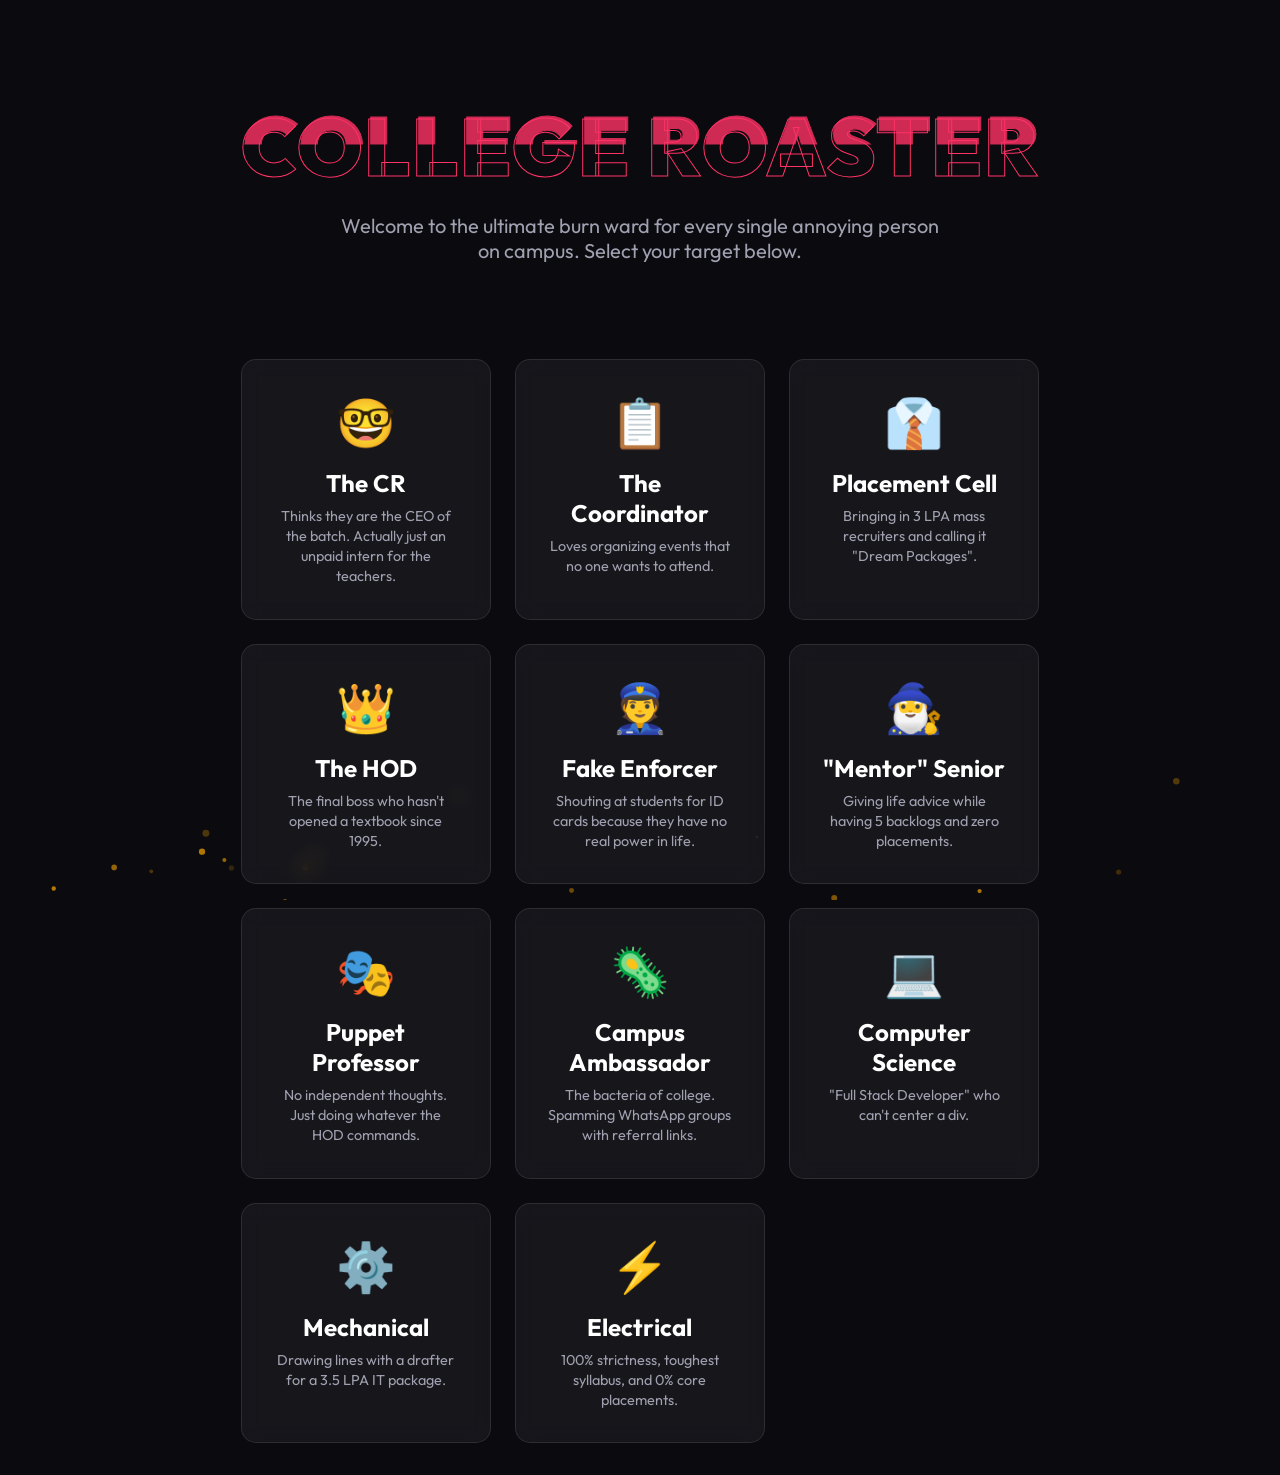
<file: index.html>
<!DOCTYPE html>
<html lang="en">
<head>
    <meta charset="UTF-8">
    <meta name="viewport" content="width=device-width, initial-scale=1.0">
    <title>The Ultimate College Roaster</title>
    <!-- Modern Typeface -->
    <link href="https://fonts.googleapis.com/css2?family=Outfit:wght@300;500;700;900&display=swap" rel="stylesheet">
    <link rel="stylesheet" href="css/style.css">
    
    <!-- Meta tags for SEO -->
    <meta name="description" content="The ultimate college roasting platform. Select your target: CR, HOD, Seniors, and Campus Ambassadors. Bring on the burns.">
</head>
<body>
    <main class="container">
        <header class="hero">
            <h1 class="glitch" data-text="COLLEGE ROASTER">COLLEGE ROASTER</h1>
            <p>Welcome to the ultimate burn ward for every single annoying person on campus. Select your target below.</p>
        </header>

        <section class="departments-grid">
            <a href="targets/cr.html" class="glass-card" id="cr-card">
                <div class="icon">🤓</div>
                <h2>The CR</h2>
                <p>Thinks they are the CEO of the batch. Actually just an unpaid intern for the teachers.</p>
            </a>
            <a href="targets/coordinator.html" class="glass-card" id="coord-card">
                <div class="icon">📋</div>
                <h2>The Coordinator</h2>
                <p>Loves organizing events that no one wants to attend.</p>
            </a>
            <a href="targets/placement.html" class="glass-card" id="place-card">
                <div class="icon">👔</div>
                <h2>Placement Cell</h2>
                <p>Bringing in 3 LPA mass recruiters and calling it "Dream Packages".</p>
            </a>
            <a href="targets/hod.html" class="glass-card" id="hod-card">
                <div class="icon">👑</div>
                <h2>The HOD</h2>
                <p>The final boss who hasn't opened a textbook since 1995.</p>
            </a>
            <a href="targets/enforcer.html" class="glass-card" id="enforce-card">
                <div class="icon">👮</div>
                <h2>Fake Enforcer</h2>
                <p>Shouting at students for ID cards because they have no real power in life.</p>
            </a>
            <a href="targets/senior.html" class="glass-card" id="senior-card">
                <div class="icon">🧙‍♂️</div>
                <h2>"Mentor" Senior</h2>
                <p>Giving life advice while having 5 backlogs and zero placements.</p>
            </a>
            <a href="targets/puppet.html" class="glass-card" id="puppet-card">
                <div class="icon">🎭</div>
                <h2>Puppet Professor</h2>
                <p>No independent thoughts. Just doing whatever the HOD commands.</p>
            </a>
            <a href="targets/ambassador.html" class="glass-card" id="ambassador-card">
                <div class="icon">🦠</div>
                <h2>Campus Ambassador</h2>
                <p>The bacteria of college. Spamming WhatsApp groups with referral links.</p>
            </a>
            <a href="departments/cs.html" class="glass-card" id="cs-card">
                <div class="icon">💻</div>
                <h2>Computer Science</h2>
                <p>"Full Stack Developer" who can't center a div.</p>
            </a>
            <a href="departments/mech.html" class="glass-card" id="mech-card">
                <div class="icon">⚙️</div>
                <h2>Mechanical</h2>
                <p>Drawing lines with a drafter for a 3.5 LPA IT package.</p>
            </a>
            <a href="departments/ee.html" class="glass-card" id="ee-card">
                <div class="icon">⚡</div>
                <h2>Electrical</h2>
                <p>100% strictness, toughest syllabus, and 0% core placements.</p>
            </a>
        </section>
    </main>

    <script src="js/main.js"></script>
</body>
</html>
</file>
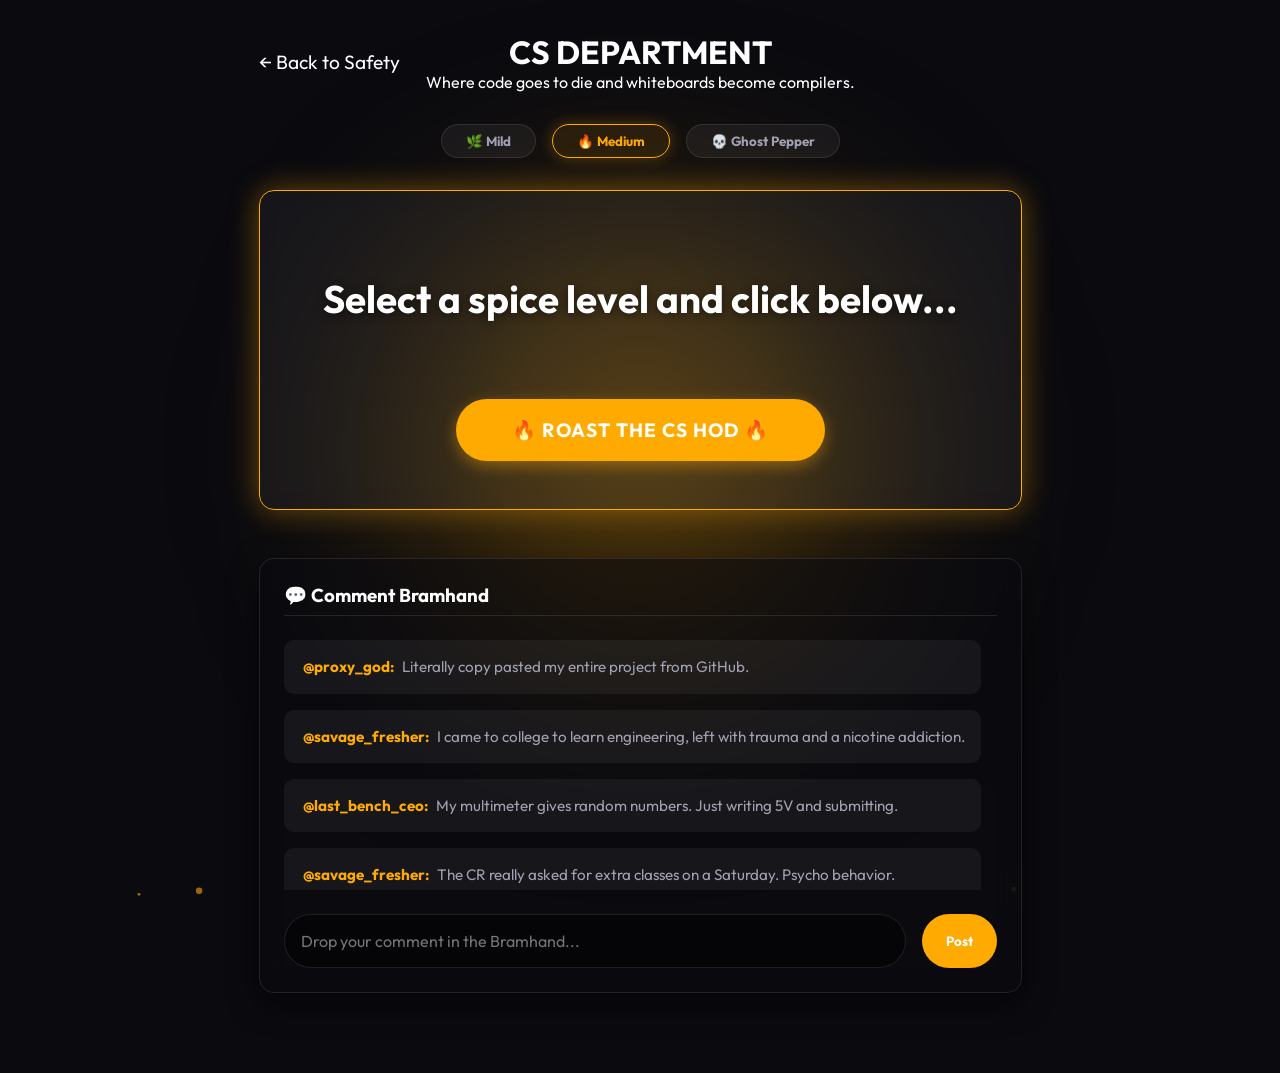
<file: departments/cs.html>
<!DOCTYPE html>
<html lang="en">
<head>
    <meta charset="UTF-8">
    <meta name="viewport" content="width=device-width, initial-scale=1.0">
    <title>CS Department - Roast My HOD</title>
    <link href="https://fonts.googleapis.com/css2?family=Outfit:wght@300;500;700;900&display=swap" rel="stylesheet">
    <link rel="stylesheet" href="../css/style.css">
</head>
<body data-dept="cs">
    <div class="background-glow"></div>
    <main class="container">
        <header class="dept-header">
            <a href="../index.html" class="back-btn" id="nav-back">← Back to Safety</a>
            <h1 class="glitch" data-text="CS DEPARTMENT">CS DEPARTMENT</h1>
            <p>Where code goes to die and whiteboards become compilers.</p>
        </header>

        <section class="spice-selector">
            <button class="spice-btn mild" data-level="mild">🌿 Mild</button>
            <button class="spice-btn medium" data-level="medium">🔥 Medium</button>
            <button class="spice-btn ghost" data-level="ghost">💀 Ghost Pepper</button>
        </section>

        <section class="roast-generator">
            <div id="roastDisplay" class="roast-display">Select a spice level and click below...</div>
            <button id="roastBtn" class="primary-btn">🔥 Roast the CS HOD 🔥</button>
        </section>

        <!-- The Comment Bramhand -->
        <section class="comment-bramhand">
            <h3>💬 Comment Bramhand</h3>
            <div class="comments-list" id="commentsList">
                <div class="comment-msg"><span class="user">@proxy_god:</span> Literally copy pasted my entire project from GitHub.</div>
            </div>
            <div class="comment-input-area">
                <input type="text" id="commentInput" placeholder="Drop your comment in the Bramhand..." autocomplete="off">
                <button id="postCommentBtn">Post</button>
            </div>
        </section>
    </main>
    <script src="../js/main.js"></script>
</body>
</html>
</file>
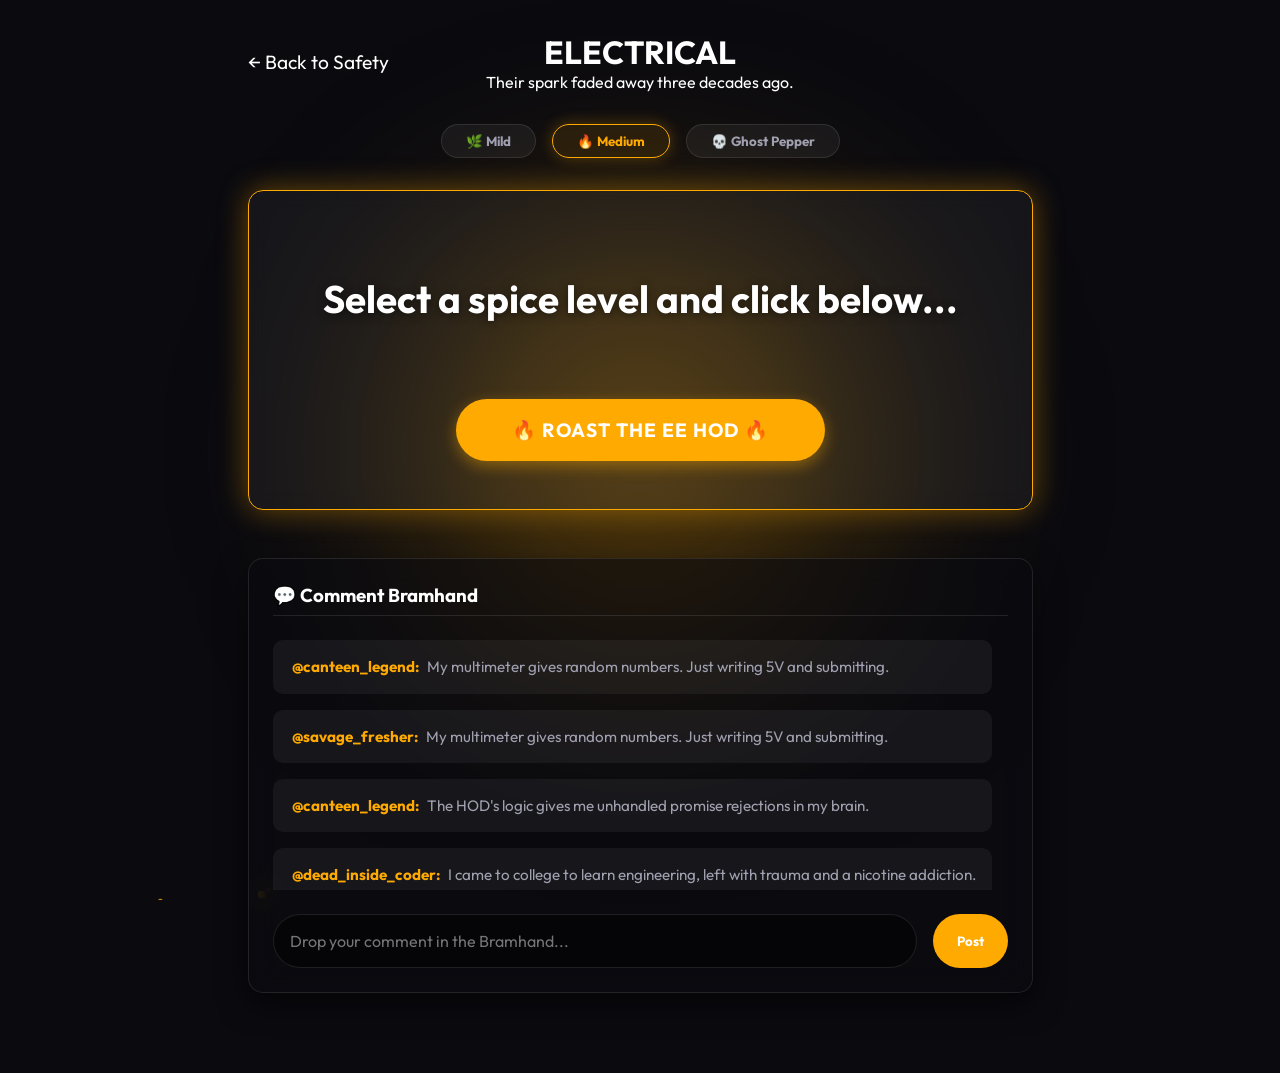
<file: departments/ee.html>
<!DOCTYPE html>
<html lang="en">
<head>
    <meta charset="UTF-8">
    <meta name="viewport" content="width=device-width, initial-scale=1.0">
    <title>EE Department - Roast My HOD</title>
    <link href="https://fonts.googleapis.com/css2?family=Outfit:wght@300;500;700;900&display=swap" rel="stylesheet">
    <link rel="stylesheet" href="../css/style.css">
</head>
<body data-dept="ee">
    <div class="background-glow"></div>
    <main class="container">
        <header class="dept-header">
            <a href="../index.html" class="back-btn" id="nav-back">← Back to Safety</a>
            <h1 class="glitch" data-text="ELECTRICAL">ELECTRICAL</h1>
            <p>Their spark faded away three decades ago.</p>
        </header>

        <section class="spice-selector">
            <button class="spice-btn mild" data-level="mild">🌿 Mild</button>
            <button class="spice-btn medium" data-level="medium">🔥 Medium</button>
            <button class="spice-btn ghost" data-level="ghost">💀 Ghost Pepper</button>
        </section>

        <section class="roast-generator">
            <div id="roastDisplay" class="roast-display">Select a spice level and click below...</div>
            <button id="roastBtn" class="primary-btn">🔥 Roast the EE HOD 🔥</button>
        </section>

        <!-- The Comment Bramhand -->
        <section class="comment-bramhand">
            <h3>💬 Comment Bramhand</h3>
            <div class="comments-list" id="commentsList">
                <div class="comment-msg"><span class="user">@canteen_legend:</span> My multimeter gives random numbers. Just writing 5V and submitting.</div>
            </div>
            <div class="comment-input-area">
                <input type="text" id="commentInput" placeholder="Drop your comment in the Bramhand..." autocomplete="off">
                <button id="postCommentBtn">Post</button>
            </div>
        </section>
    </main>
    <script src="../js/main.js"></script>
</body>
</html>
</file>
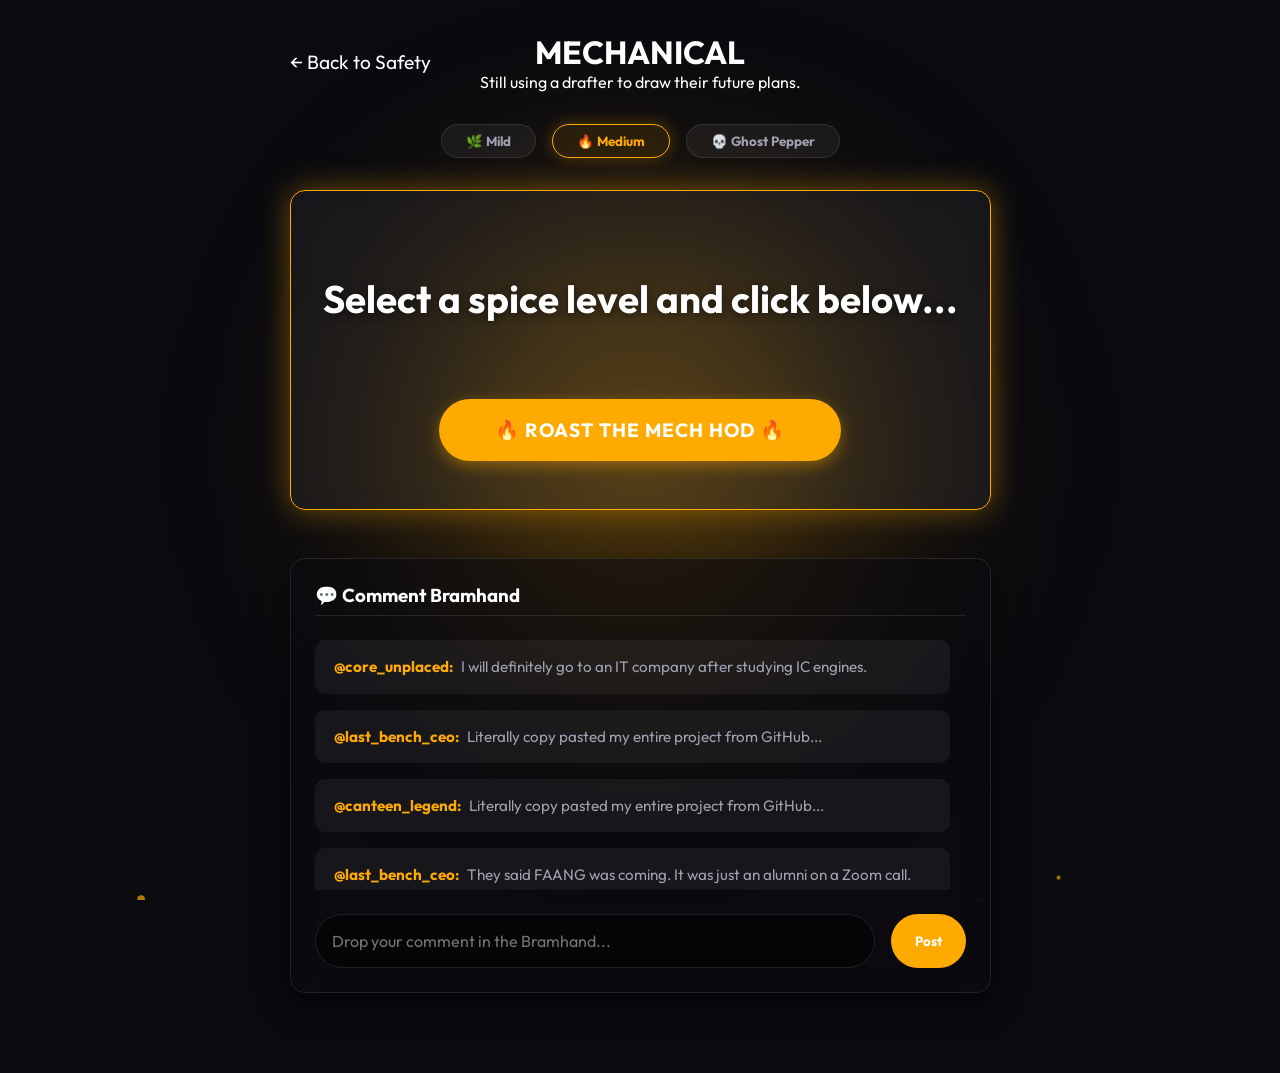
<file: departments/mech.html>
<!DOCTYPE html>
<html lang="en">
<head>
    <meta charset="UTF-8">
    <meta name="viewport" content="width=device-width, initial-scale=1.0">
    <title>Mech Department - Roast My HOD</title>
    <link href="https://fonts.googleapis.com/css2?family=Outfit:wght@300;500;700;900&display=swap" rel="stylesheet">
    <link rel="stylesheet" href="../css/style.css">
</head>
<body data-dept="mech">
    <div class="background-glow"></div>
    <main class="container">
        <header class="dept-header">
            <a href="../index.html" class="back-btn" id="nav-back">← Back to Safety</a>
            <h1 class="glitch" data-text="MECHANICAL">MECHANICAL</h1>
            <p>Still using a drafter to draw their future plans.</p>
        </header>

        <section class="spice-selector">
            <button class="spice-btn mild" data-level="mild">🌿 Mild</button>
            <button class="spice-btn medium" data-level="medium">🔥 Medium</button>
            <button class="spice-btn ghost" data-level="ghost">💀 Ghost Pepper</button>
        </section>

        <section class="roast-generator">
            <div id="roastDisplay" class="roast-display">Select a spice level and click below...</div>
            <button id="roastBtn" class="primary-btn">🔥 Roast the Mech HOD 🔥</button>
        </section>

        <!-- The Comment Bramhand -->
        <section class="comment-bramhand">
            <h3>💬 Comment Bramhand</h3>
            <div class="comments-list" id="commentsList">
                <div class="comment-msg"><span class="user">@core_unplaced:</span> I will definitely go to an IT company after studying IC engines.</div>
            </div>
            <div class="comment-input-area">
                <input type="text" id="commentInput" placeholder="Drop your comment in the Bramhand..." autocomplete="off">
                <button id="postCommentBtn">Post</button>
            </div>
        </section>
    </main>
    <script src="../js/main.js"></script>
</body>
</html>
</file>
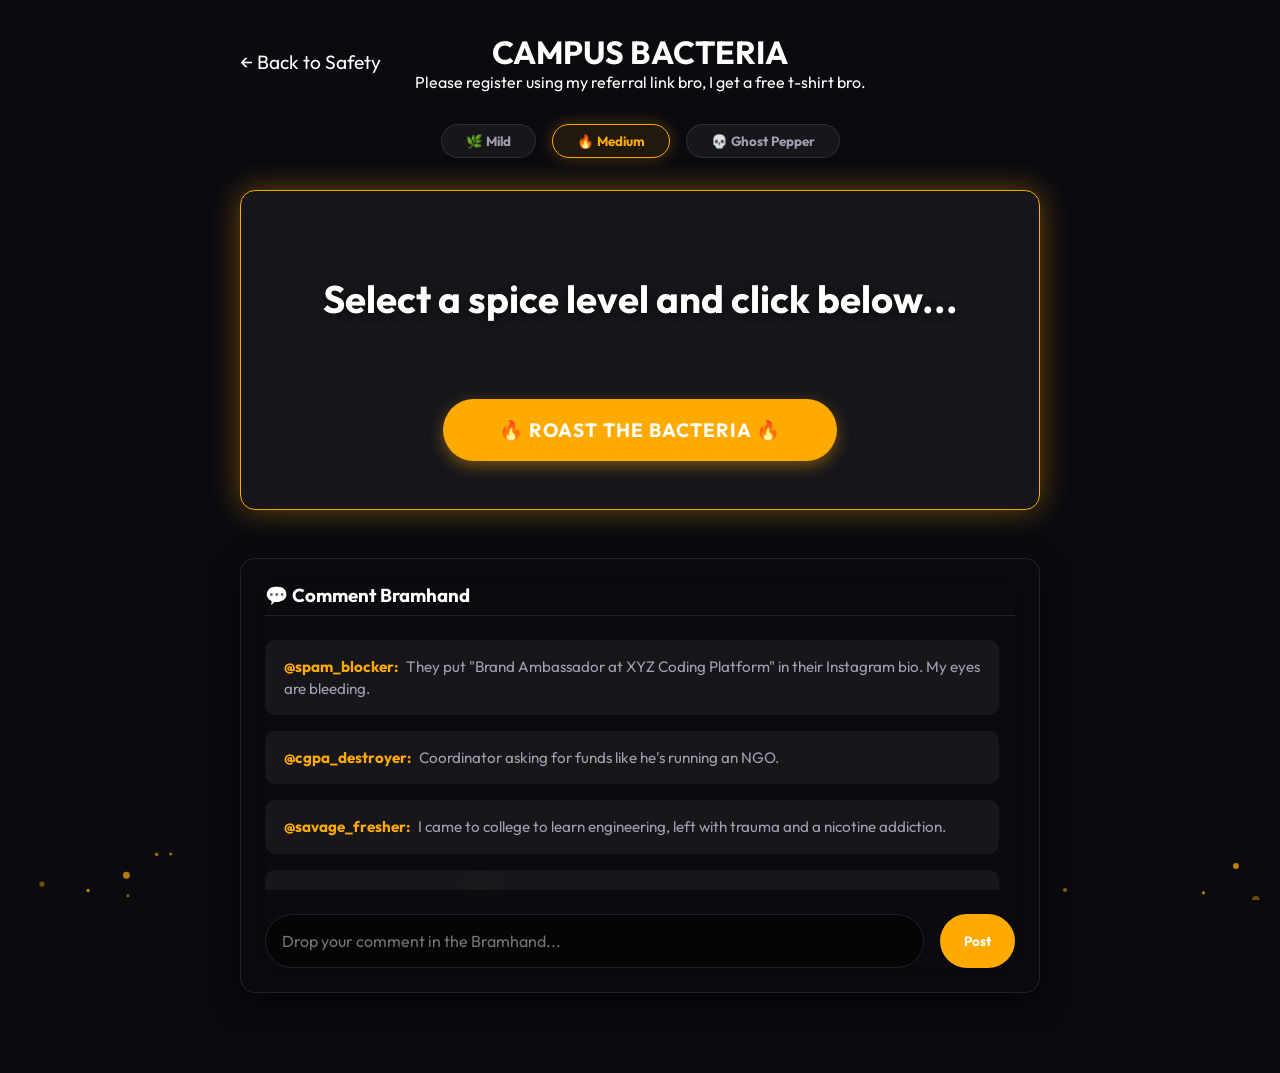
<file: targets/ambassador.html>
<!DOCTYPE html>
<html lang="en">
<head>
    <meta charset="UTF-8">
    <meta name="viewport" content="width=device-width, initial-scale=1.0">
    <title>Roast Campus Ambassador</title>
    <link href="https://fonts.googleapis.com/css2?family=Outfit:wght@300;500;700;900&display=swap" rel="stylesheet">
    <link rel="stylesheet" href="../css/style.css">
</head>
<body data-target="ambassador">
    <main class="container">
        <header class="dept-header">
            <a href="../index.html" class="back-btn" id="nav-back">← Back to Safety</a>
            <h1 class="glitch" data-text="CAMPUS BACTERIA">CAMPUS BACTERIA</h1>
            <p>Please register using my referral link bro, I get a free t-shirt bro.</p>
        </header>

        <section class="spice-selector">
            <button class="spice-btn mild" data-level="mild">🌿 Mild</button>
            <button class="spice-btn medium" data-level="medium">🔥 Medium</button>
            <button class="spice-btn ghost" data-level="ghost">💀 Ghost Pepper</button>
        </section>

        <section class="roast-generator">
            <div id="roastDisplay" class="roast-display">Select a spice level and click below...</div>
            <button id="roastBtn" class="primary-btn">🔥 Roast The Bacteria 🔥</button>
        </section>

        <!-- The Comment Bramhand -->
        <section class="comment-bramhand">
            <h3>💬 Comment Bramhand</h3>
            <div class="comments-list" id="commentsList">
                <div class="comment-msg"><span class="user">@spam_blocker:</span> They put "Brand Ambassador at XYZ Coding Platform" in their Instagram bio. My eyes are bleeding.</div>
            </div>
            <div class="comment-input-area">
                <input type="text" id="commentInput" placeholder="Drop your comment in the Bramhand..." autocomplete="off">
                <button id="postCommentBtn">Post</button>
            </div>
        </section>
    </main>
    <script src="../js/main.js"></script>
</body>
</html>
</file>
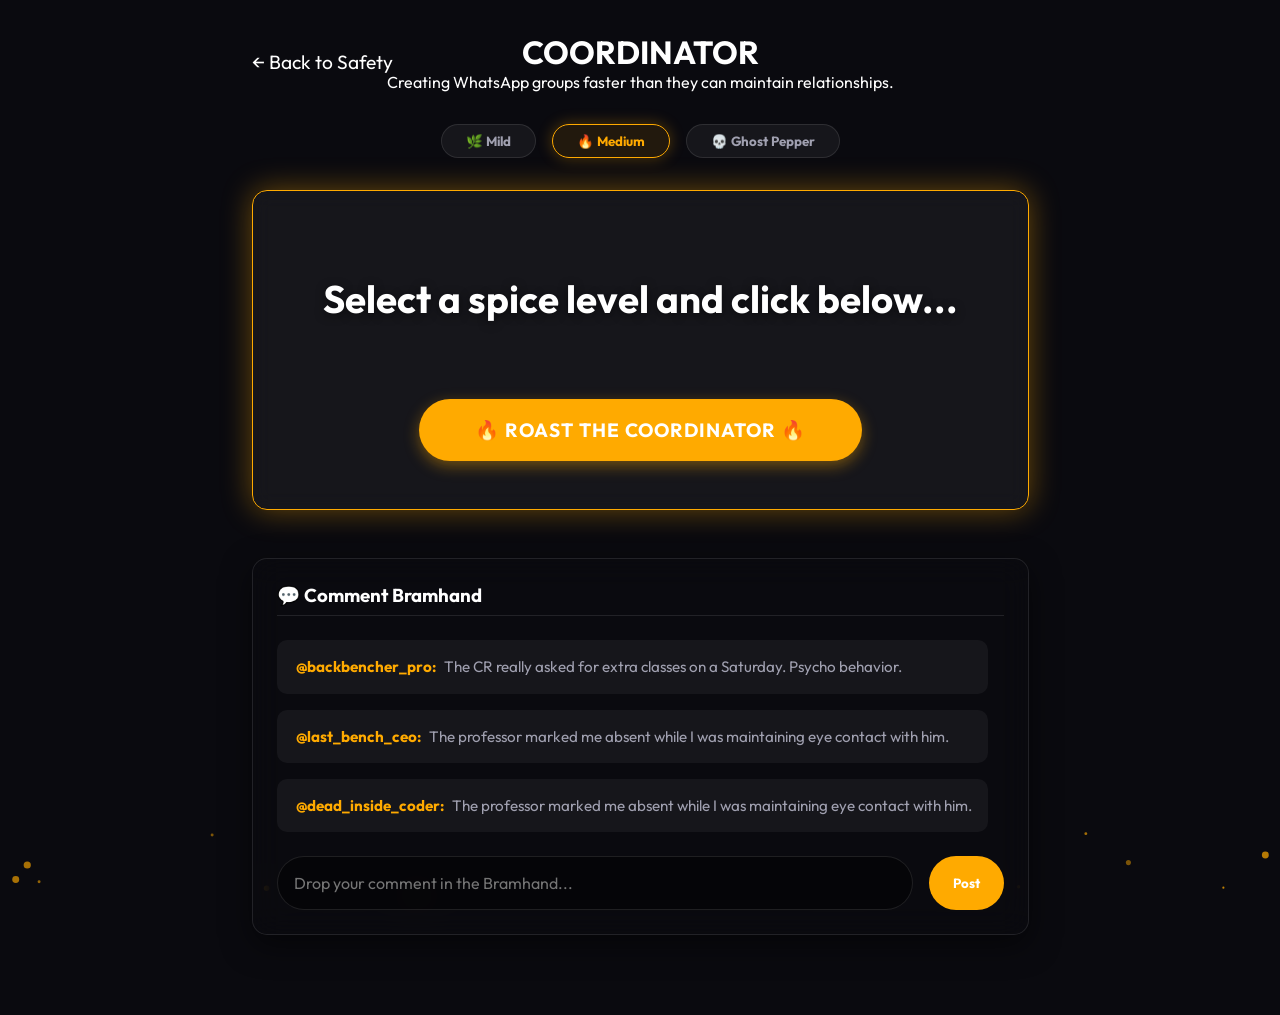
<file: targets/coordinator.html>
<!DOCTYPE html>
<html lang="en">
<head>
    <meta charset="UTF-8">
    <meta name="viewport" content="width=device-width, initial-scale=1.0">
    <title>Roast The Coordinator</title>
    <link href="https://fonts.googleapis.com/css2?family=Outfit:wght@300;500;700;900&display=swap" rel="stylesheet">
    <link rel="stylesheet" href="../css/style.css">
</head>
<body data-target="coordinator">
    <main class="container">
        <header class="dept-header">
            <a href="../index.html" class="back-btn" id="nav-back">← Back to Safety</a>
            <h1 class="glitch" data-text="COORDINATOR">COORDINATOR</h1>
            <p>Creating WhatsApp groups faster than they can maintain relationships.</p>
        </header>

        <section class="spice-selector">
            <button class="spice-btn mild" data-level="mild">🌿 Mild</button>
            <button class="spice-btn medium" data-level="medium">🔥 Medium</button>
            <button class="spice-btn ghost" data-level="ghost">💀 Ghost Pepper</button>
        </section>

        <section class="roast-generator">
            <div id="roastDisplay" class="roast-display">Select a spice level and click below...</div>
            <button id="roastBtn" class="primary-btn">🔥 Roast The Coordinator 🔥</button>
        </section>

        <!-- The Comment Bramhand -->
        <section class="comment-bramhand">
            <h3>💬 Comment Bramhand</h3>
            <div class="comments-list" id="commentsList"></div>
            <div class="comment-input-area">
                <input type="text" id="commentInput" placeholder="Drop your comment in the Bramhand..." autocomplete="off">
                <button id="postCommentBtn">Post</button>
            </div>
        </section>
    </main>
    <script src="../js/main.js"></script>
</body>
</html>
</file>
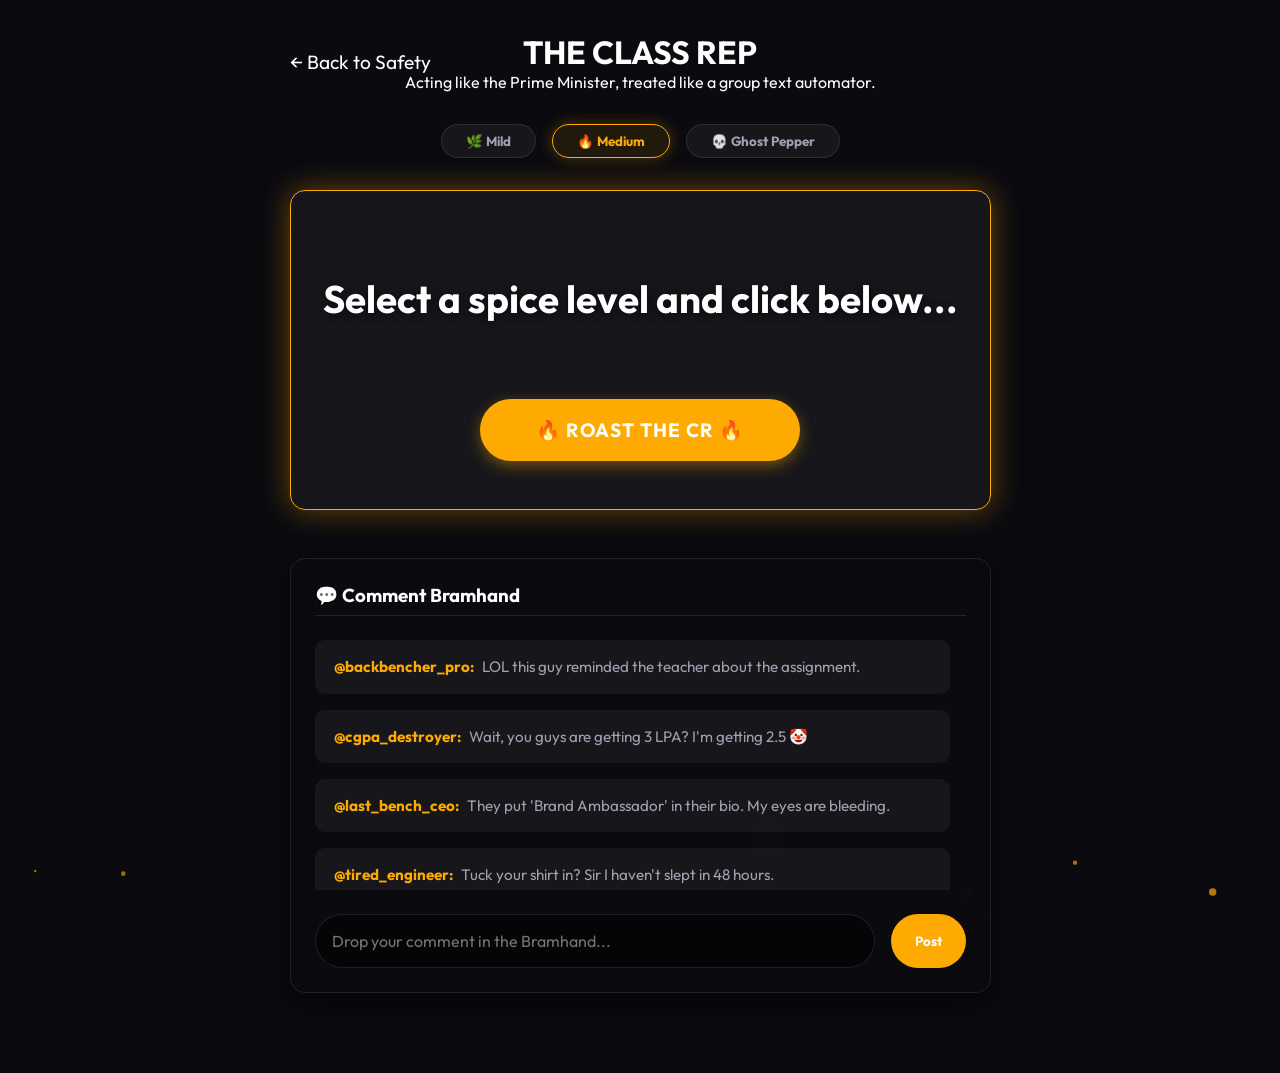
<file: targets/cr.html>
<!DOCTYPE html>
<html lang="en">
<head>
    <meta charset="UTF-8">
    <meta name="viewport" content="width=device-width, initial-scale=1.0">
    <title>Roast The CR</title>
    <link href="https://fonts.googleapis.com/css2?family=Outfit:wght@300;500;700;900&display=swap" rel="stylesheet">
    <link rel="stylesheet" href="../css/style.css">
</head>
<body data-target="cr">
    <main class="container">
        <header class="dept-header">
            <a href="../index.html" class="back-btn" id="nav-back">← Back to Safety</a>
            <h1 class="glitch" data-text="THE CLASS REP">THE CLASS REP</h1>
            <p>Acting like the Prime Minister, treated like a group text automator.</p>
        </header>

        <section class="spice-selector">
            <button class="spice-btn mild" data-level="mild">🌿 Mild</button>
            <button class="spice-btn medium" data-level="medium">🔥 Medium</button>
            <button class="spice-btn ghost" data-level="ghost">💀 Ghost Pepper</button>
        </section>

        <section class="roast-generator">
            <div id="roastDisplay" class="roast-display">Select a spice level and click below...</div>
            <button id="roastBtn" class="primary-btn">🔥 Roast The CR 🔥</button>
        </section>

        <!-- The Comment Bramhand -->
        <section class="comment-bramhand">
            <h3>💬 Comment Bramhand</h3>
            <div class="comments-list" id="commentsList">
                <div class="comment-msg"><span class="user">@backbencher_pro:</span> LOL this guy reminded the teacher about the assignment.</div>
            </div>
            <div class="comment-input-area">
                <input type="text" id="commentInput" placeholder="Drop your comment in the Bramhand..." autocomplete="off">
                <button id="postCommentBtn">Post</button>
            </div>
        </section>
    </main>
    <script src="../js/main.js"></script>
</body>
</html>
</file>
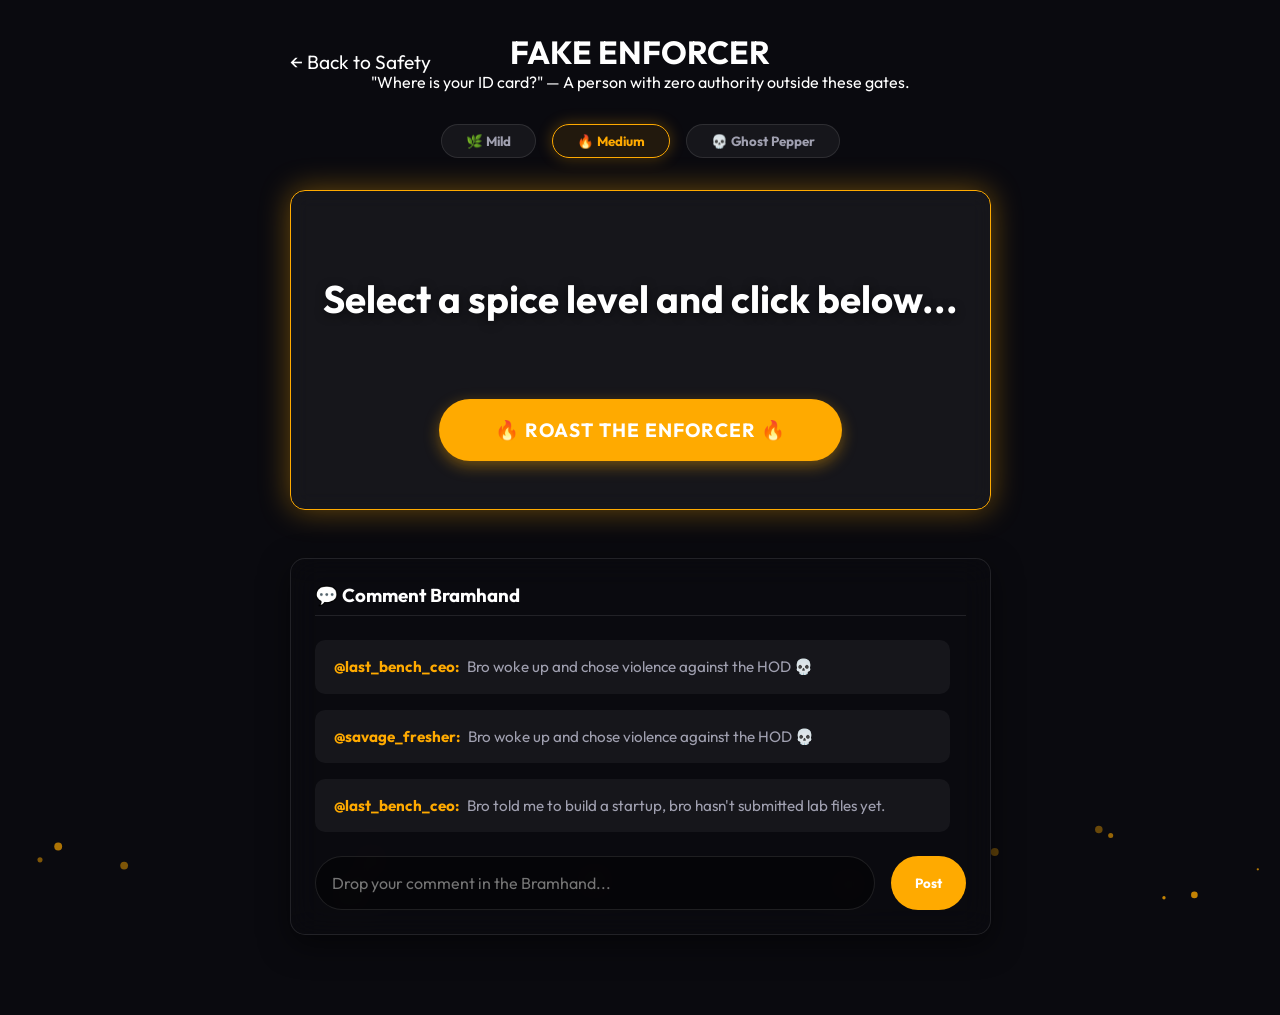
<file: targets/enforcer.html>
<!DOCTYPE html>
<html lang="en">
<head>
    <meta charset="UTF-8">
    <meta name="viewport" content="width=device-width, initial-scale=1.0">
    <title>Roast The Enforcer</title>
    <link href="https://fonts.googleapis.com/css2?family=Outfit:wght@300;500;700;900&display=swap" rel="stylesheet">
    <link rel="stylesheet" href="../css/style.css">
</head>
<body data-target="enforcer">
    <main class="container">
        <header class="dept-header">
            <a href="../index.html" class="back-btn" id="nav-back">← Back to Safety</a>
            <h1 class="glitch" data-text="FAKE ENFORCER">FAKE ENFORCER</h1>
            <p>"Where is your ID card?" — A person with zero authority outside these gates.</p>
        </header>

        <section class="spice-selector">
            <button class="spice-btn mild" data-level="mild">🌿 Mild</button>
            <button class="spice-btn medium" data-level="medium">🔥 Medium</button>
            <button class="spice-btn ghost" data-level="ghost">💀 Ghost Pepper</button>
        </section>

        <section class="roast-generator">
            <div id="roastDisplay" class="roast-display">Select a spice level and click below...</div>
            <button id="roastBtn" class="primary-btn">🔥 Roast The Enforcer 🔥</button>
        </section>

        <!-- The Comment Bramhand -->
        <section class="comment-bramhand">
            <h3>💬 Comment Bramhand</h3>
            <div class="comments-list" id="commentsList"></div>
            <div class="comment-input-area">
                <input type="text" id="commentInput" placeholder="Drop your comment in the Bramhand..." autocomplete="off">
                <button id="postCommentBtn">Post</button>
            </div>
        </section>
    </main>
    <script src="../js/main.js"></script>
</body>
</html>
</file>
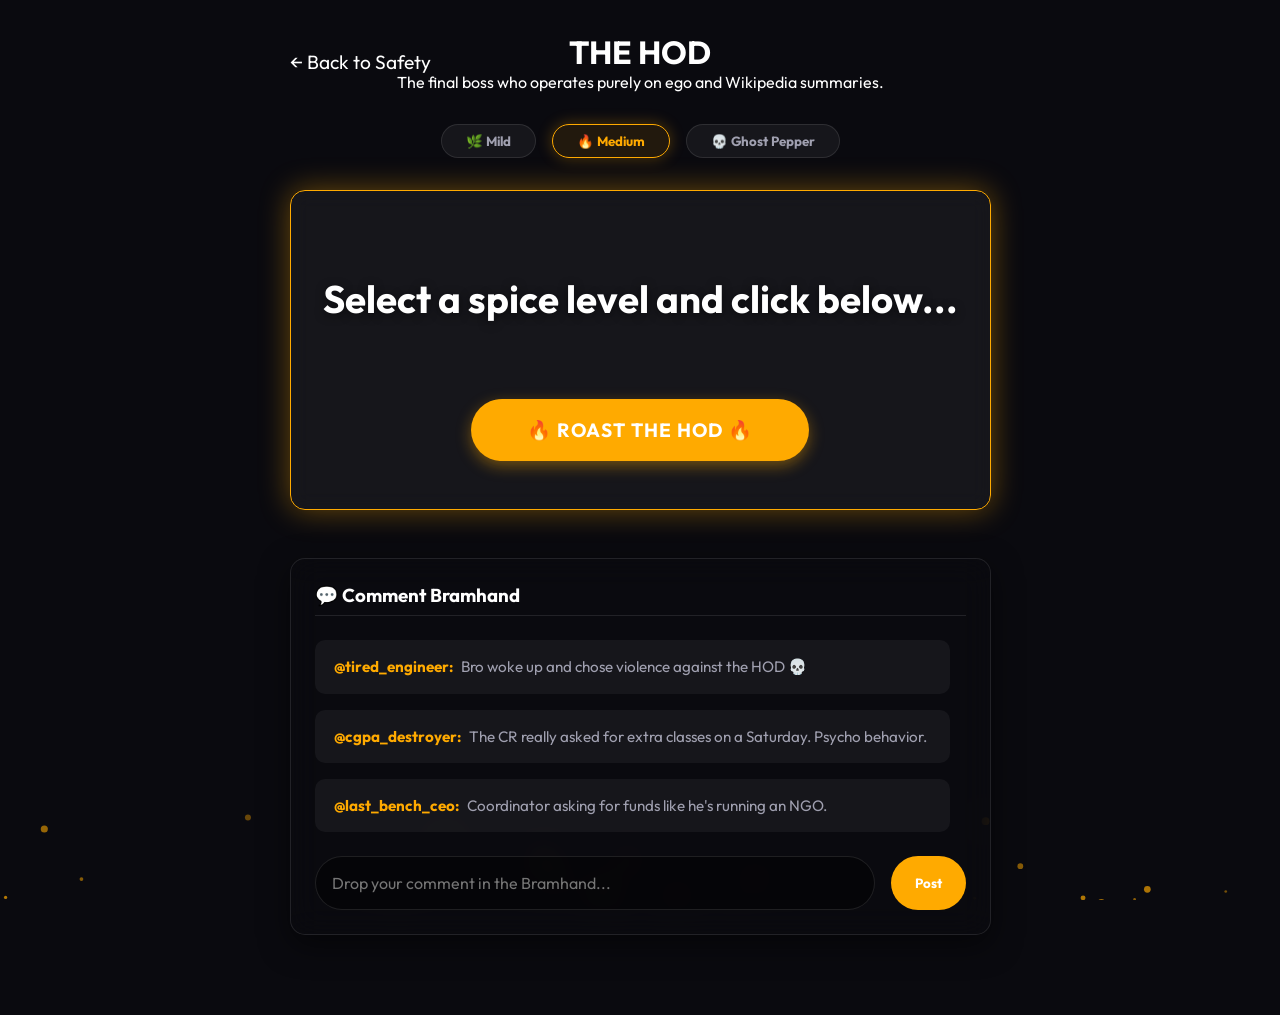
<file: targets/hod.html>
<!DOCTYPE html>
<html lang="en">
<head>
    <meta charset="UTF-8">
    <meta name="viewport" content="width=device-width, initial-scale=1.0">
    <title>Roast The HOD</title>
    <link href="https://fonts.googleapis.com/css2?family=Outfit:wght@300;500;700;900&display=swap" rel="stylesheet">
    <link rel="stylesheet" href="../css/style.css">
</head>
<body data-target="hod">
    <main class="container">
        <header class="dept-header">
            <a href="../index.html" class="back-btn" id="nav-back">← Back to Safety</a>
            <h1 class="glitch" data-text="THE HOD">THE HOD</h1>
            <p>The final boss who operates purely on ego and Wikipedia summaries.</p>
        </header>

        <section class="spice-selector">
            <button class="spice-btn mild" data-level="mild">🌿 Mild</button>
            <button class="spice-btn medium" data-level="medium">🔥 Medium</button>
            <button class="spice-btn ghost" data-level="ghost">💀 Ghost Pepper</button>
        </section>

        <section class="roast-generator">
            <div id="roastDisplay" class="roast-display">Select a spice level and click below...</div>
            <button id="roastBtn" class="primary-btn">🔥 Roast The HOD 🔥</button>
        </section>

        <!-- The Comment Bramhand -->
        <section class="comment-bramhand">
            <h3>💬 Comment Bramhand</h3>
            <div class="comments-list" id="commentsList"></div>
            <div class="comment-input-area">
                <input type="text" id="commentInput" placeholder="Drop your comment in the Bramhand..." autocomplete="off">
                <button id="postCommentBtn">Post</button>
            </div>
        </section>
    </main>
    <script src="../js/main.js"></script>
</body>
</html>
</file>
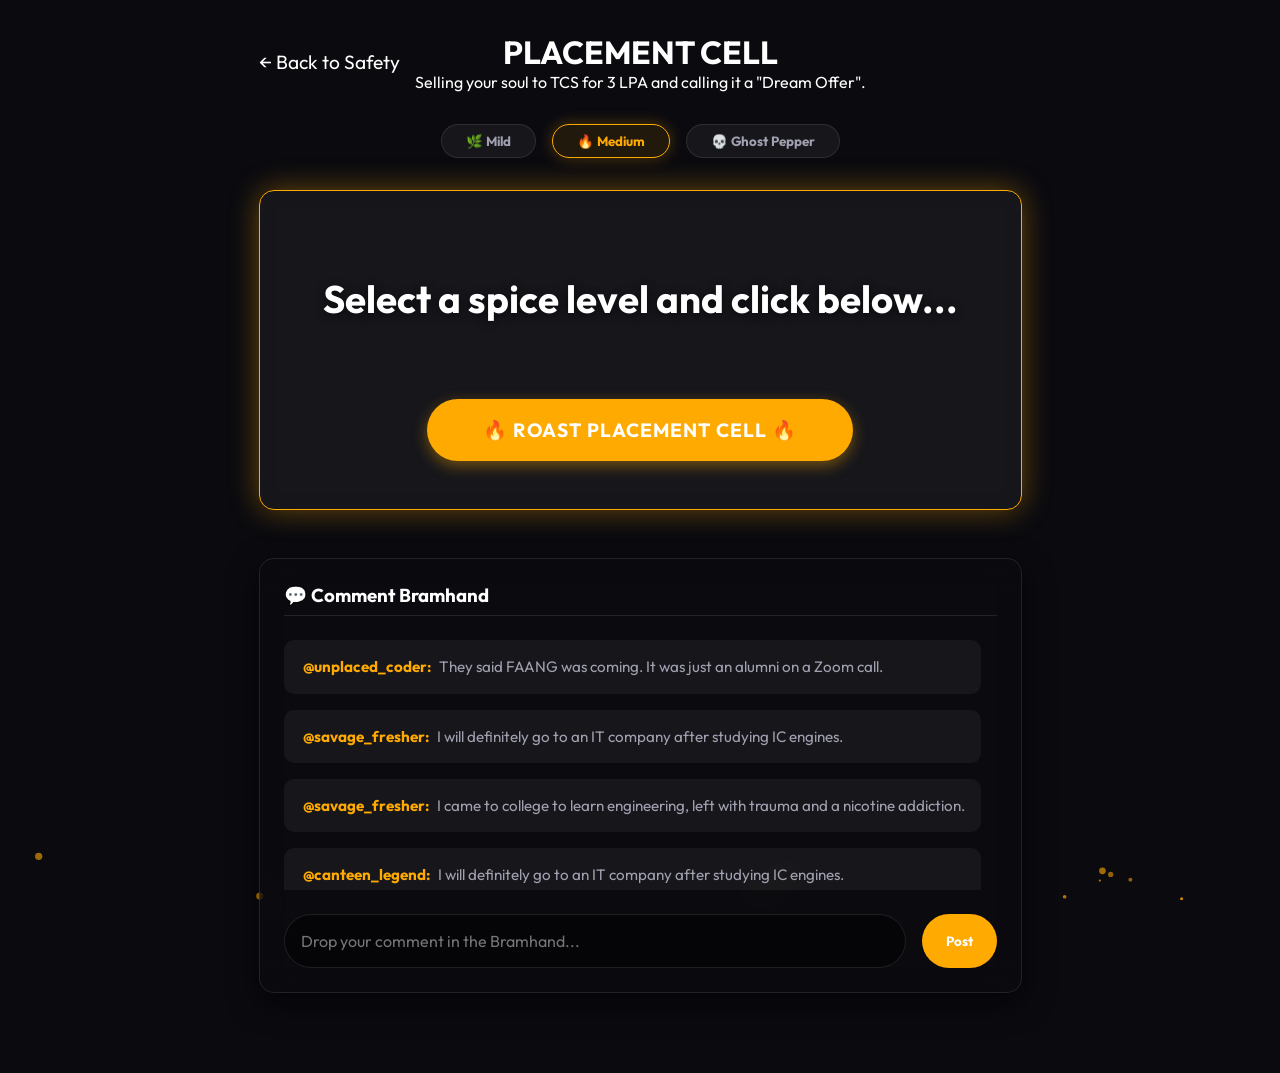
<file: targets/placement.html>
<!DOCTYPE html>
<html lang="en">
<head>
    <meta charset="UTF-8">
    <meta name="viewport" content="width=device-width, initial-scale=1.0">
    <title>Roast Placement Cell</title>
    <link href="https://fonts.googleapis.com/css2?family=Outfit:wght@300;500;700;900&display=swap" rel="stylesheet">
    <link rel="stylesheet" href="../css/style.css">
</head>
<body data-target="placement">
    <main class="container">
        <header class="dept-header">
            <a href="../index.html" class="back-btn" id="nav-back">← Back to Safety</a>
            <h1 class="glitch" data-text="PLACEMENT CELL">PLACEMENT CELL</h1>
            <p>Selling your soul to TCS for 3 LPA and calling it a "Dream Offer".</p>
        </header>

        <section class="spice-selector">
            <button class="spice-btn mild" data-level="mild">🌿 Mild</button>
            <button class="spice-btn medium" data-level="medium">🔥 Medium</button>
            <button class="spice-btn ghost" data-level="ghost">💀 Ghost Pepper</button>
        </section>

        <section class="roast-generator">
            <div id="roastDisplay" class="roast-display">Select a spice level and click below...</div>
            <button id="roastBtn" class="primary-btn">🔥 Roast Placement Cell 🔥</button>
        </section>

        <!-- The Comment Bramhand -->
        <section class="comment-bramhand">
            <h3>💬 Comment Bramhand</h3>
            <div class="comments-list" id="commentsList">
                <div class="comment-msg"><span class="user">@unplaced_coder:</span> They said FAANG was coming. It was just an alumni on a Zoom call.</div>
            </div>
            <div class="comment-input-area">
                <input type="text" id="commentInput" placeholder="Drop your comment in the Bramhand..." autocomplete="off">
                <button id="postCommentBtn">Post</button>
            </div>
        </section>
    </main>
    <script src="../js/main.js"></script>
</body>
</html>
</file>
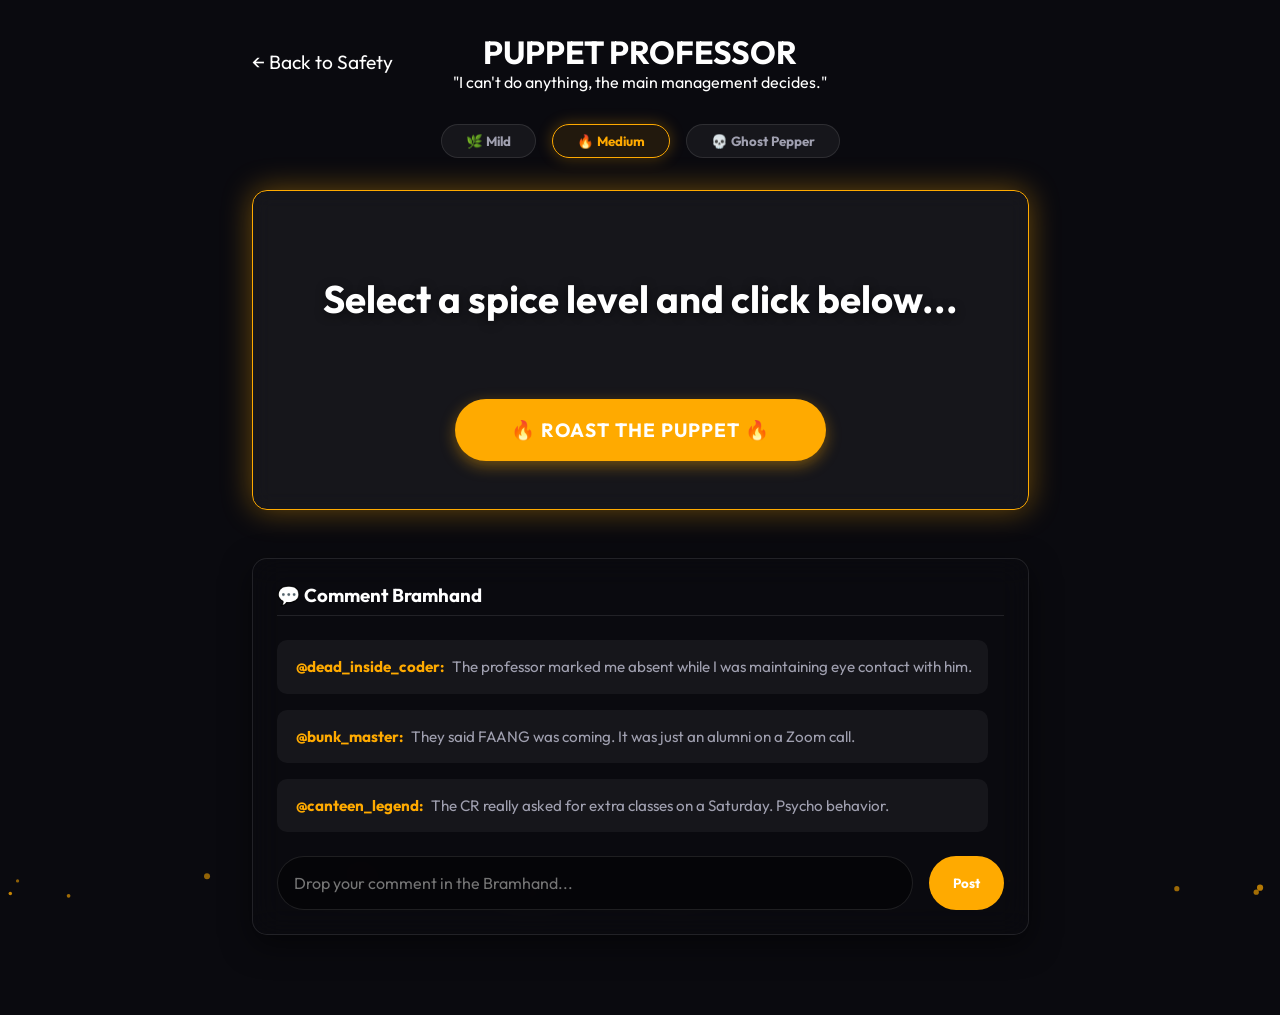
<file: targets/puppet.html>
<!DOCTYPE html>
<html lang="en">
<head>
    <meta charset="UTF-8">
    <meta name="viewport" content="width=device-width, initial-scale=1.0">
    <title>Roast The Puppet</title>
    <link href="https://fonts.googleapis.com/css2?family=Outfit:wght@300;500;700;900&display=swap" rel="stylesheet">
    <link rel="stylesheet" href="../css/style.css">
</head>
<body data-target="puppet">
    <main class="container">
        <header class="dept-header">
            <a href="../index.html" class="back-btn" id="nav-back">← Back to Safety</a>
            <h1 class="glitch" data-text="THE PUPPET">PUPPET PROFESSOR</h1>
            <p>"I can't do anything, the main management decides."</p>
        </header>

        <section class="spice-selector">
            <button class="spice-btn mild" data-level="mild">🌿 Mild</button>
            <button class="spice-btn medium" data-level="medium">🔥 Medium</button>
            <button class="spice-btn ghost" data-level="ghost">💀 Ghost Pepper</button>
        </section>

        <section class="roast-generator">
            <div id="roastDisplay" class="roast-display">Select a spice level and click below...</div>
            <button id="roastBtn" class="primary-btn">🔥 Roast The Puppet 🔥</button>
        </section>

        <!-- The Comment Bramhand -->
        <section class="comment-bramhand">
            <h3>💬 Comment Bramhand</h3>
            <div class="comments-list" id="commentsList"></div>
            <div class="comment-input-area">
                <input type="text" id="commentInput" placeholder="Drop your comment in the Bramhand..." autocomplete="off">
                <button id="postCommentBtn">Post</button>
            </div>
        </section>
    </main>
    <script src="../js/main.js"></script>
</body>
</html>
</file>
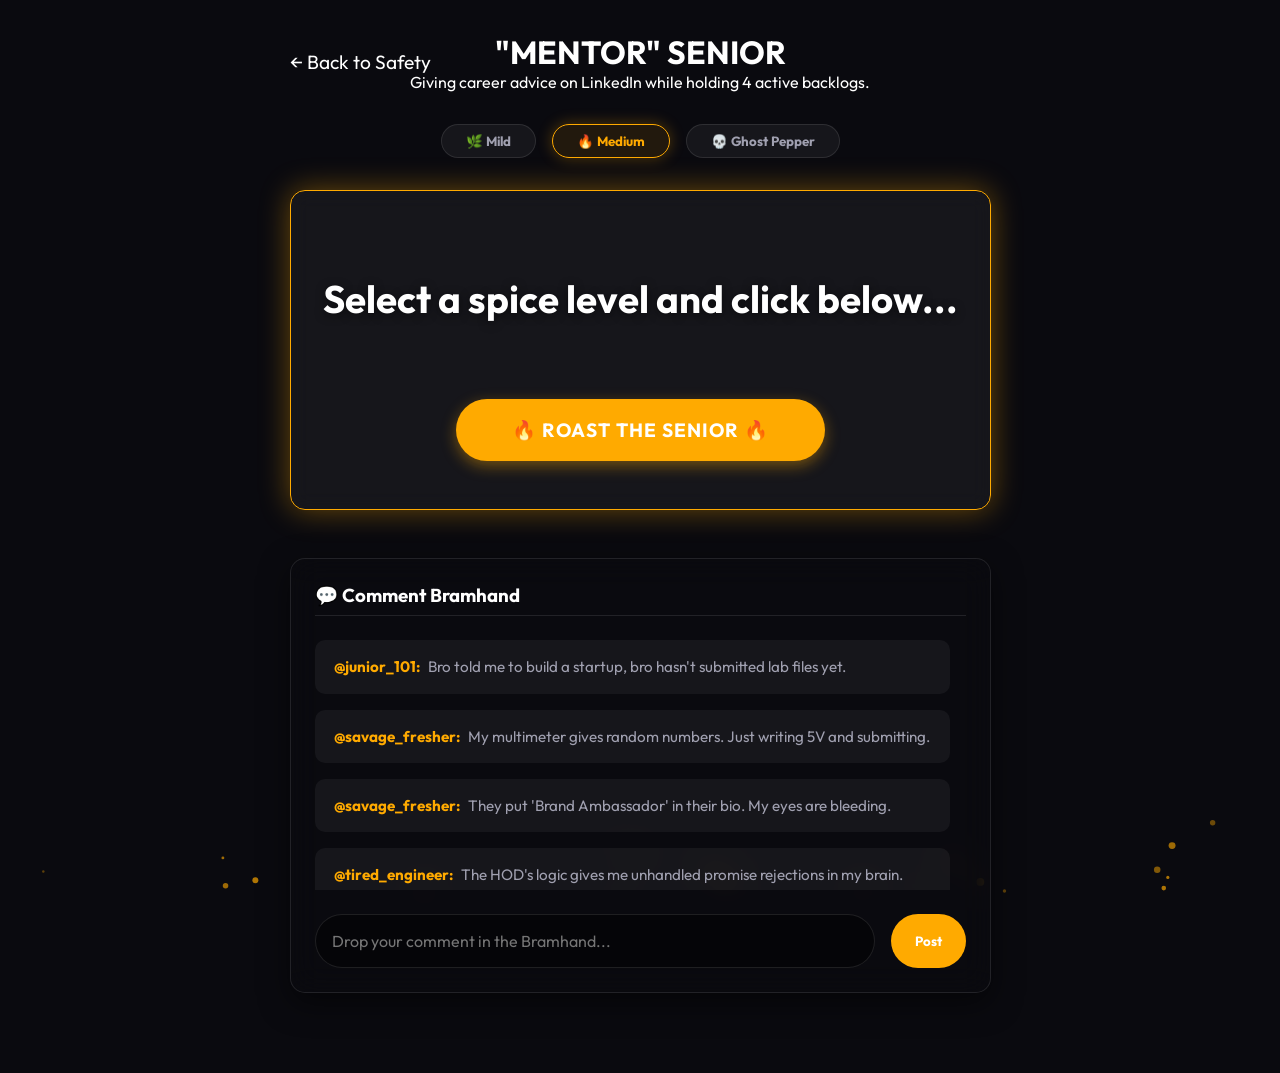
<file: targets/senior.html>
<!DOCTYPE html>
<html lang="en">
<head>
    <meta charset="UTF-8">
    <meta name="viewport" content="width=device-width, initial-scale=1.0">
    <title>Roast The Mentor Senior</title>
    <link href="https://fonts.googleapis.com/css2?family=Outfit:wght@300;500;700;900&display=swap" rel="stylesheet">
    <link rel="stylesheet" href="../css/style.css">
</head>
<body data-target="senior">
    <main class="container">
        <header class="dept-header">
            <a href="../index.html" class="back-btn" id="nav-back">← Back to Safety</a>
            <h1 class="glitch" data-text="MENTOR SENIOR">"MENTOR" SENIOR</h1>
            <p>Giving career advice on LinkedIn while holding 4 active backlogs.</p>
        </header>

        <section class="spice-selector">
            <button class="spice-btn mild" data-level="mild">🌿 Mild</button>
            <button class="spice-btn medium" data-level="medium">🔥 Medium</button>
            <button class="spice-btn ghost" data-level="ghost">💀 Ghost Pepper</button>
        </section>

        <section class="roast-generator">
            <div id="roastDisplay" class="roast-display">Select a spice level and click below...</div>
            <button id="roastBtn" class="primary-btn">🔥 Roast The Senior 🔥</button>
        </section>

        <!-- The Comment Bramhand -->
        <section class="comment-bramhand">
            <h3>💬 Comment Bramhand</h3>
            <div class="comments-list" id="commentsList">
                <div class="comment-msg"><span class="user">@junior_101:</span> Bro told me to build a startup, bro hasn't submitted lab files yet.</div>
            </div>
            <div class="comment-input-area">
                <input type="text" id="commentInput" placeholder="Drop your comment in the Bramhand..." autocomplete="off">
                <button id="postCommentBtn">Post</button>
            </div>
        </section>
    </main>
    <script src="../js/main.js"></script>
</body>
</html>
</file>
<file: css/style.css>
:root {
    --bg-dark: #0a0a0f;
    --primary-red: #ff3366;
    --primary-glow: rgba(255, 51, 102, 0.4);
    --glass-bg: rgba(255, 255, 255, 0.05);
    --glass-border: rgba(255, 255, 255, 0.1);
    --text-main: #ffffff;
    --text-muted: #a0a0b0;
    
    /* Spice Colors */
    --mild-color: #00ff88;
    --medium-color: #ffaa00;
    --ghost-color: #ff0000;
}

* {
    margin: 0;
    padding: 0;
    box-sizing: border-box;
    font-family: 'Outfit', sans-serif;
}

body {
    background-color: var(--bg-dark);
    color: var(--text-main);
    min-height: 100vh;
    overflow-x: hidden;
    position: relative;
    display: flex;
    flex-direction: column;
}

body.spice-mild {
    --primary-red: var(--mild-color);
    --primary-glow: rgba(0, 255, 136, 0.4);
}
body.spice-medium {
    --primary-red: var(--medium-color);
    --primary-glow: rgba(255, 170, 0, 0.4);
}
body.spice-ghost {
    --primary-red: var(--ghost-color);
    --primary-glow: rgba(255, 0, 0, 0.6);
}

#particles-canvas {
    position: fixed;
    top: 0;
    left: 0;
    width: 100vw;
    height: 100vh;
    z-index: -1;
    pointer-events: none;
}

.background-glow {
    position: fixed;
    top: 50%;
    left: 50%;
    transform: translate(-50%, -50%);
    width: 60vw;
    height: 60vh;
    background: radial-gradient(circle, var(--primary-glow) 0%, rgba(10,10,15,0) 70%);
    z-index: -2;
    filter: blur(100px);
    animation: pulseGlow 5s infinite alternate;
    transition: background 0.5s ease;
}

@keyframes pulseGlow {
    0% { transform: translate(-50%, -50%) scale(1); opacity: 0.5; }
    100% { transform: translate(-50%, -50%) scale(1.1); opacity: 0.8; }
}

.container {
    max-width: 1200px;
    margin: 0 auto;
    padding: 2rem;
    flex-grow: 1;
    position: relative;
    z-index: 10;
}

.hero {
    text-align: center;
    margin: 4rem 0 6rem;
}

.hero h1 {
    font-size: clamp(3rem, 8vw, 5rem);
    font-weight: 900;
    text-transform: uppercase;
    letter-spacing: 2px;
    margin-bottom: 1rem;
    color: transparent;
    -webkit-text-stroke: 1px var(--primary-red);
    position: relative;
    display: inline-block;
    transition: -webkit-text-stroke-color 0.5s ease;
}

.hero h1::before {
    content: attr(data-text);
    position: absolute;
    left: 0;
    top: 0;
    width: 100%;
    height: 100%;
    color: var(--primary-red);
    clip-path: polygon(0 0, 100% 0, 100% 50%, 0 50%);
    transform: translate(2px, -2px);
    opacity: 0.8;
    transition: color 0.5s ease;
}

.hero p {
    font-size: 1.25rem;
    color: var(--text-muted);
    max-width: 600px;
    margin: 0 auto;
}

.departments-grid {
    display: grid;
    grid-template-columns: repeat(auto-fit, minmax(250px, 1fr));
    gap: 1.5rem;
}

.glass-card {
    background: var(--glass-bg);
    border: 1px solid var(--glass-border);
    border-radius: 15px;
    padding: 2rem;
    text-decoration: none;
    color: var(--text-main);
    backdrop-filter: blur(10px);
    -webkit-backdrop-filter: blur(10px);
    transition: all 0.4s cubic-bezier(0.175, 0.885, 0.32, 1.275);
    display: flex;
    flex-direction: column;
    align-items: center;
    text-align: center;
    position: relative;
    overflow: hidden;
}

.glass-card::before {
    content: '';
    position: absolute;
    top: 0;
    left: -100%;
    width: 50%;
    height: 100%;
    background: linear-gradient(90deg, transparent, rgba(255,255,255,0.1), transparent);
    transition: left 0.5s ease;
}

.glass-card:hover {
    transform: translateY(-5px) scale(1.02);
    border-color: var(--primary-red);
    box-shadow: 0 10px 30px var(--primary-glow);
}

.glass-card:hover::before {
    left: 150%;
}

.glass-card .icon {
    font-size: 3rem;
    margin-bottom: 1rem;
    transition: transform 0.3s ease;
}

.glass-card:hover .icon {
    transform: scale(1.2) rotate(5deg);
}

.glass-card h2 {
    font-size: 1.5rem;
    margin-bottom: 0.5rem;
    font-weight: 700;
}

.glass-card p {
    color: var(--text-muted);
    font-size: 0.9rem;
    line-height: 1.4;
}

.dept-header {
    text-align: center;
    margin-bottom: 2rem;
    position: relative;
}

.back-btn {
    position: absolute;
    left: 0;
    top: 50%;
    transform: translateY(-50%);
    color: var(--text-main);
    text-decoration: none;
    font-size: 1.2rem;
    display: flex;
    align-items: center;
    gap: 0.5rem;
    transition: color 0.3s, transform 0.3s;
}

.back-btn:hover {
    color: var(--primary-red);
    transform: translateY(-50%) translateX(-5px);
}

.spice-selector {
    display: flex;
    justify-content: center;
    gap: 1rem;
    margin-bottom: 2rem;
    flex-wrap: wrap;
}

.spice-btn {
    background: var(--glass-bg);
    border: 1px solid var(--glass-border);
    color: var(--text-muted);
    padding: 0.5rem 1.5rem;
    border-radius: 30px;
    cursor: pointer;
    font-weight: 700;
    transition: all 0.3s;
    display: flex;
    align-items: center;
    gap: 0.5rem;
}

.spice-btn.active.mild {
    background: rgba(0, 255, 136, 0.1);
    border-color: var(--mild-color);
    color: var(--mild-color);
    box-shadow: 0 0 15px rgba(0, 255, 136, 0.3);
}

.spice-btn.active.medium {
    background: rgba(255, 170, 0, 0.1);
    border-color: var(--medium-color);
    color: var(--medium-color);
    box-shadow: 0 0 15px rgba(255, 170, 0, 0.3);
}

.spice-btn.active.ghost {
    background: rgba(255, 0, 0, 0.1);
    border-color: var(--ghost-color);
    color: var(--ghost-color);
    box-shadow: 0 0 15px rgba(255, 0, 0, 0.3);
}

.roast-generator {
    background: var(--glass-bg);
    border: 1px solid var(--primary-red);
    border-radius: 15px;
    padding: 3rem 2rem;
    text-align: center;
    margin: 0 auto 2rem;
    max-width: 800px;
    box-shadow: 0 0 30px var(--primary-glow);
    backdrop-filter: blur(10px);
    transition: all 0.5s ease;
}

.roast-display {
    font-size: clamp(1.5rem, 3vw, 2.5rem);
    font-weight: 700;
    margin-bottom: 2.5rem;
    min-height: 120px;
    display: flex;
    align-items: center;
    justify-content: center;
    text-shadow: 0 2px 10px rgba(0,0,0,0.5);
    color: var(--text-main);
    transition: all 0.4s;
}

.primary-btn {
    background: var(--primary-red);
    color: white;
    border: none;
    padding: 1.2rem 3.5rem;
    font-size: 1.2rem;
    font-weight: 700;
    border-radius: 50px;
    cursor: pointer;
    transition: all 0.3s;
    box-shadow: 0 5px 15px var(--primary-glow);
    text-transform: uppercase;
    letter-spacing: 1px;
}

.primary-btn:hover {
    transform: translateY(-3px) scale(1.05);
    box-shadow: 0 8px 25px var(--primary-glow);
}

.primary-btn:active {
    transform: translateY(1px);
}

/* Screen Shake for Ghost Pepper */
@keyframes intenseShake {
    0% { transform: translate(1px, 1px) rotate(0deg); }
    10% { transform: translate(-1px, -2px) rotate(-1deg); }
    20% { transform: translate(-3px, 0px) rotate(1deg); }
    30% { transform: translate(3px, 2px) rotate(0deg); }
    40% { transform: translate(1px, -1px) rotate(1deg); }
    50% { transform: translate(-1px, 2px) rotate(-1deg); }
    60% { transform: translate(-3px, 1px) rotate(0deg); }
    70% { transform: translate(3px, 1px) rotate(-1deg); }
    80% { transform: translate(-1px, -1px) rotate(1deg); }
    90% { transform: translate(1px, 2px) rotate(0deg); }
    100% { transform: translate(1px, -2px) rotate(-1deg); }
}

.shake-it {
    animation: intenseShake 0.5s cubic-bezier(.36,.07,.19,.97) both;
}


/* Comment Bramhand Styles */
.comment-bramhand {
    background: rgba(10, 10, 15, 0.6);
    border: 1px solid var(--glass-border);
    border-radius: 15px;
    padding: 1.5rem;
    max-width: 800px;
    margin: 3rem auto;
    box-shadow: 0 10px 30px rgba(0,0,0,0.5);
    backdrop-filter: blur(15px);
}

.comment-bramhand h3 {
    margin-bottom: 1.5rem;
    color: var(--text-main);
    border-bottom: 1px solid var(--glass-border);
    padding-bottom: 0.5rem;
}

.comments-list {
    max-height: 250px;
    overflow-y: auto;
    display: flex;
    flex-direction: column;
    gap: 1rem;
    margin-bottom: 1.5rem;
    padding-right: 1rem;
}

/* Custom Scrollbar for Comments */
.comments-list::-webkit-scrollbar {
    width: 6px;
}
.comments-list::-webkit-scrollbar-track {
    background: rgba(255,255,255,0.05);
    border-radius: 10px;
}
.comments-list::-webkit-scrollbar-thumb {
    background: var(--primary-red);
    border-radius: 10px;
}

.comment-msg {
    background: rgba(255, 255, 255, 0.05);
    padding: 1rem;
    border-radius: 10px;
    font-size: 0.95rem;
    line-height: 1.4;
    color: var(--text-muted);
    transition: all 0.3s ease;
    border-left: 3px solid transparent;
}

.comment-msg:hover {
    background: rgba(255, 255, 255, 0.08);
    border-left: 3px solid var(--primary-red);
}

.comment-msg .user {
    color: var(--primary-red);
    font-weight: bold;
    margin-right: 5px;
}

/* Animation for new comments */
.new-comment {
    opacity: 0;
    transform: translateY(10px) scale(0.95);
}

.comment-input-area {
    display: flex;
    gap: 1rem;
}

.comment-input-area input {
    flex-grow: 1;
    background: rgba(0, 0, 0, 0.4);
    border: 1px solid var(--glass-border);
    padding: 1rem;
    border-radius: 30px;
    color: white;
    font-size: 1rem;
    outline: none;
    transition: border-color 0.3s;
}

.comment-input-area input:focus {
    border-color: var(--primary-red);
}

.comment-input-area button {
    background: var(--primary-red);
    color: white;
    border: none;
    padding: 0 1.5rem;
    border-radius: 30px;
    font-weight: bold;
    cursor: pointer;
    transition: all 0.3s;
}

.comment-input-area button:hover {
    transform: translateY(-2px);
    box-shadow: 0 5px 15px var(--primary-glow);
}

@media (max-width: 768px) {
    .back-btn {
        position: relative;
        top: 0;
        left: 0;
        transform: none;
        justify-content: center;
        margin-bottom: 2rem;
    }
    
    .comment-input-area {
        flex-direction: column;
    }
    
    .comment-input-area button {
        padding: 1rem;
    }
}
</file>
